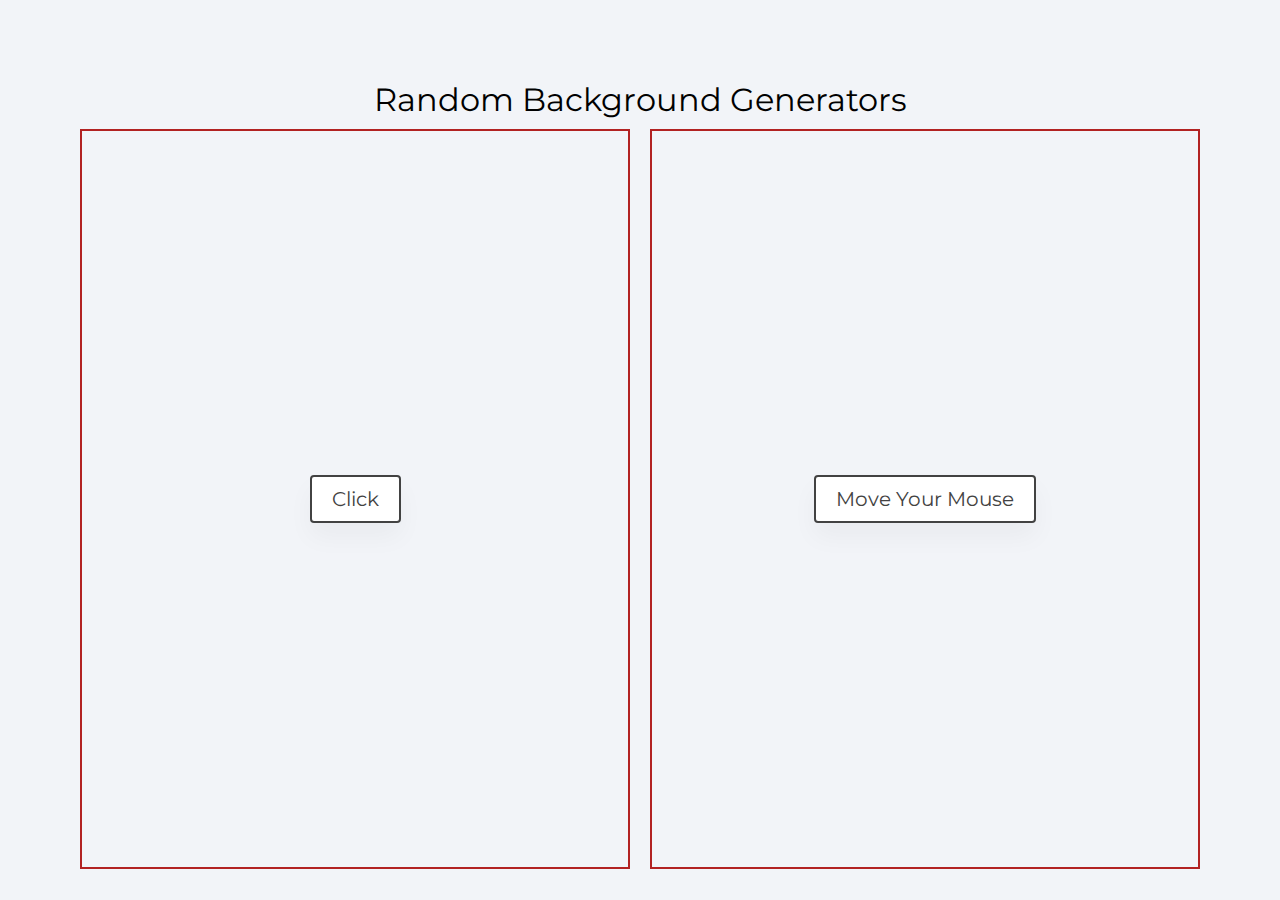
<file: block-BJaaek/code/index.html>
<!DOCTYPE html>
<html lang="en">
  <head>
    <meta charset="UTF-8" />
    <meta name="viewport" content="width=device-width, initial-scale=1.0" />
    <title>
      Random Background Generator
    </title>
    <link
      href="https://fonts.googleapis.com/css2?family=Montserrat:wght@200;400&display=swap"
      rel="stylesheet"
    />
    <link rel="stylesheet" href="style.css" />
  </head>
  <body>
    <div class="container">
      <h1>Random Background Generators</h1>
      <div class="boxes">
        <div class="box first">
          <div class="text">
            <p class="banner">
              Click
            </p>
          </div>
        </div>
        <div class="box second">
          <div class="text">
            <p class="banner">
              Move Your Mouse
            </p>
          </div>
        </div>
      </div>
    </div>
    <script src="./script.js"></script>
  </body>
</html>
</file>
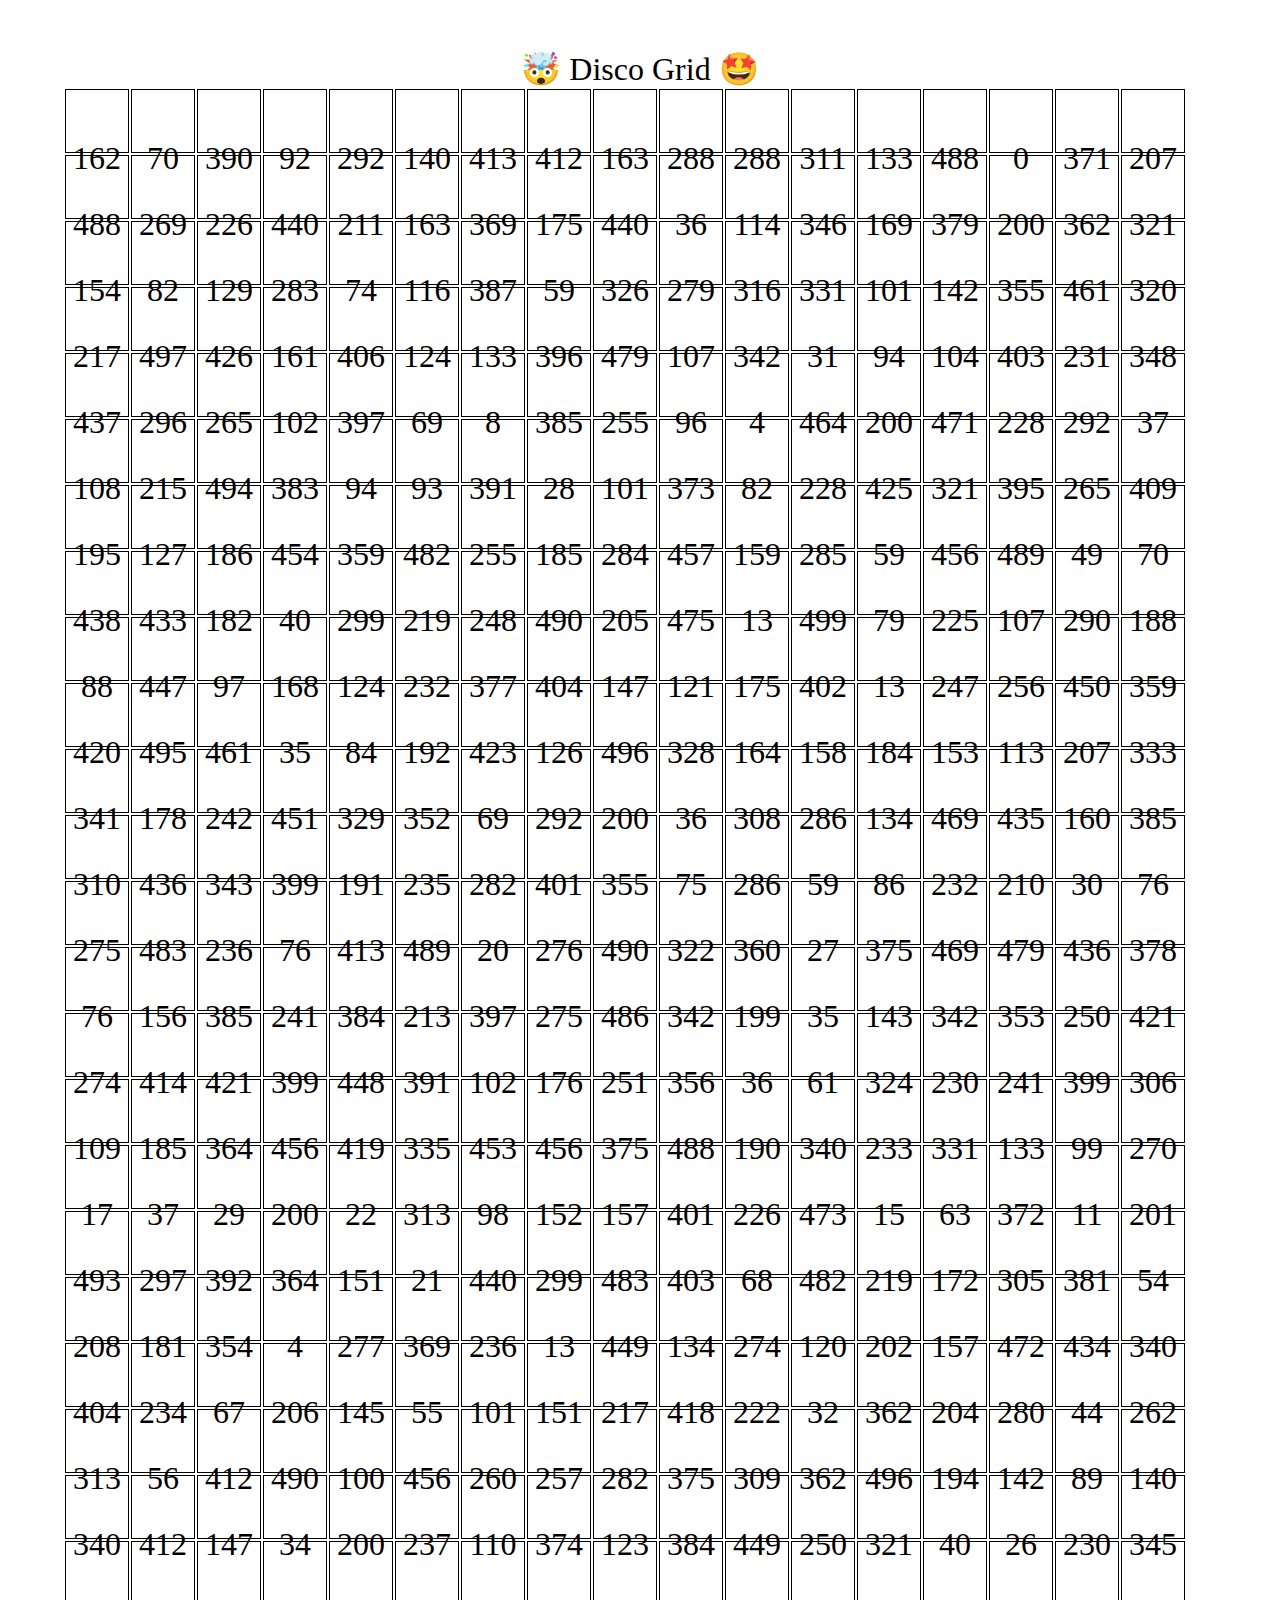
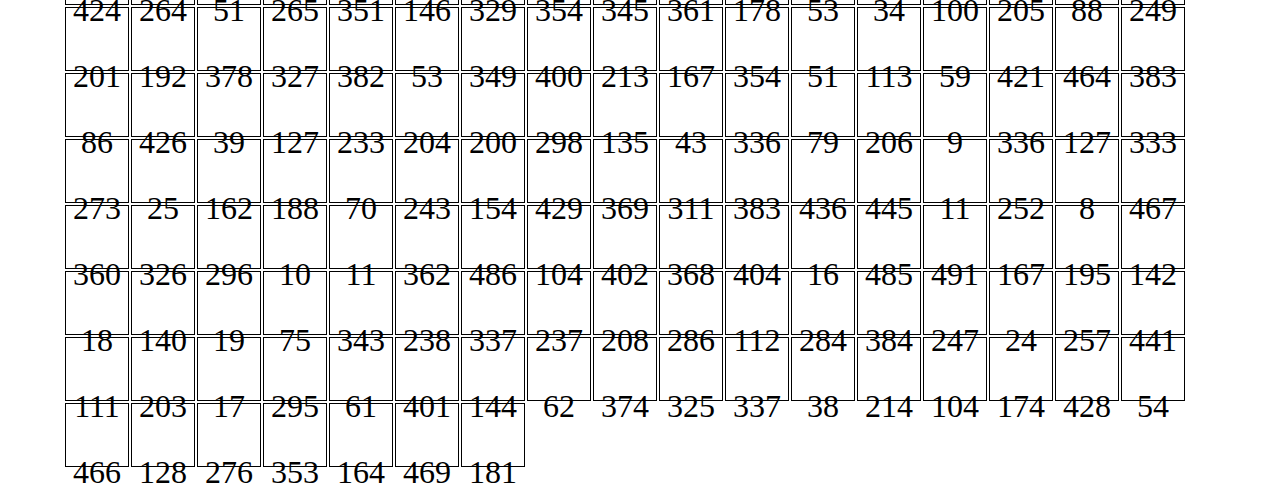
<file: block-BJaael/code/index.html>
<!DOCTYPE html>
<html lang="en">
  <head>
    <meta charset="UTF-8" />
    <meta name="viewport" content="width=device-width, initial-scale=1.0" />
    <title>🤯 Disco Grid 🤩</title>
    <link
      href="https://fonts.googleapis.com/css2?family=Montserrat:wght@200;400&display=swap"
      rel="stylesheet"
    />
    <link rel="stylesheet" href="style.css" />
  </head>
  <body>
    <h1 class="heading">🤯 Disco Grid 🤩</h1>
    <div class="allbox">
    </div>

    <script src="./script.js"></script>
  </body>
</html>
</file>
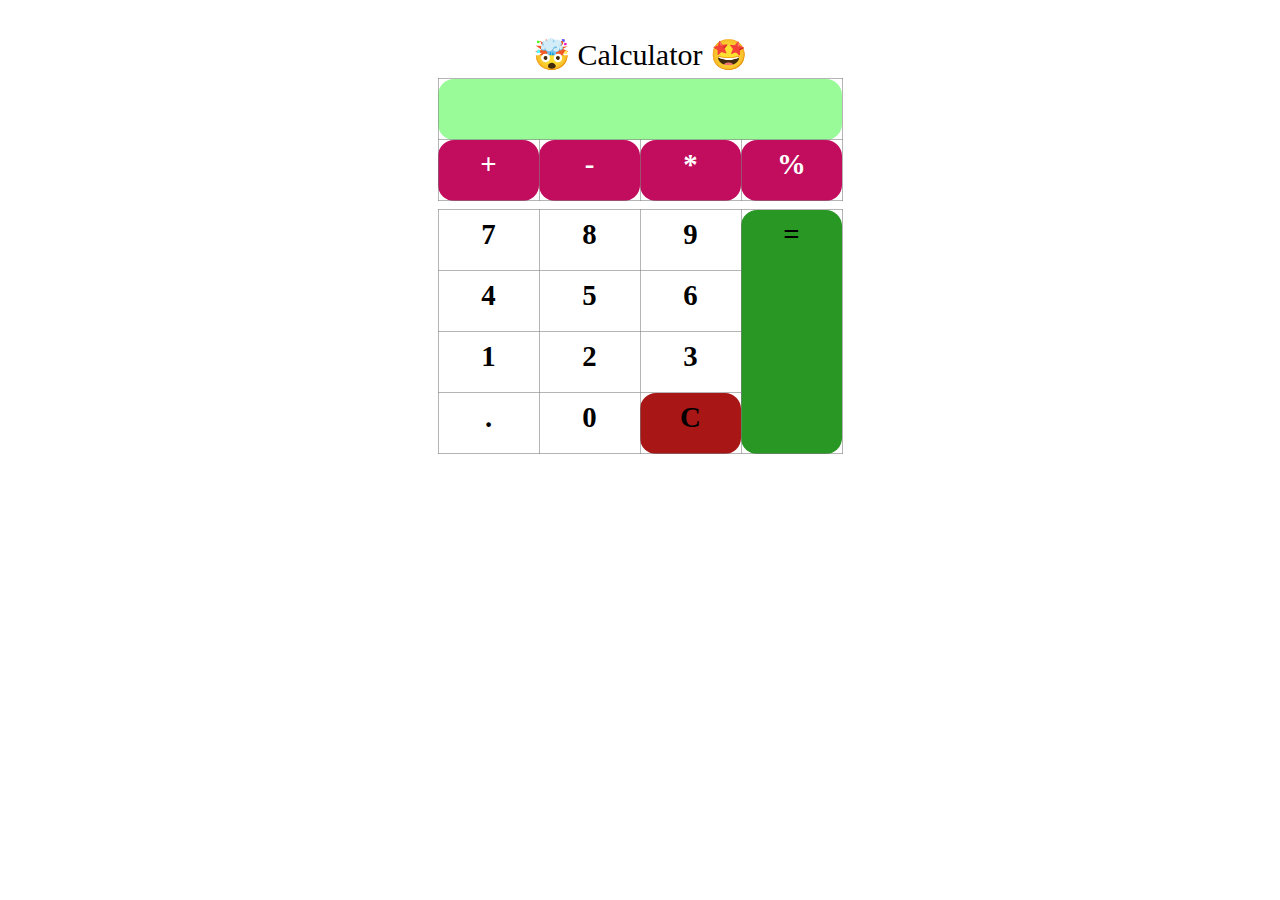
<file: block-BJaaeo/code/index.html>
<!DOCTYPE html>
<html lang="en">
  <head>
    <meta charset="UTF-8" />
    <meta name="viewport" content="width=device-width, initial-scale=1.0" />
    <title>Calculator</title>
    <link
      href="https://fonts.googleapis.com/css2?family=Montserrat:wght@200;400&display=swap"
      rel="stylesheet"
    />
    <link rel="stylesheet" href="style.css" />
  </head>
  <body>
    <h1>🤯 Calculator 🤩</h1>
    <main>
      <section>
        <div class="calculator">
          <div class="numbers">
            <table>
              <tr>
                <td class="display" id="display" colspan="4"></td>
              </tr>
              <tr>
                <td class="number operation" id="addition">+</td>
                <td class="number operation" id="substraction">-</td>
                <td class="number operation" id="multiple">*</td>
                <td class="number operation" id="divisible">%</td>
              </tr>
            </table>

            <table>
              <tr class="allNumbers">
                <td class="number">7</td>
                <td class="number">8</td>
                <td class="number">9</td>
                <td class="number equal" rowspan="4">=</td>
              </tr>

              <tr class="allNumbers">
                <td class="number">4</td>
                <td class="number">5</td>
                <td class="number">6</td>
              </tr>

              <tr class="allNumbers">
                <td class="number">1</td>
                <td class="number">2</td>
                <td class="number">3</td>
              </tr>

              <tr>
                <td class="dot number">.</td>
                <td class="zero number">0</td>
                <td class="clear number">C</td>
              </tr>
            </table>
          </div>
        </div>
      </section>
    </main>
    <script src="./script.js"></script>
  </body>
</html>
</file>
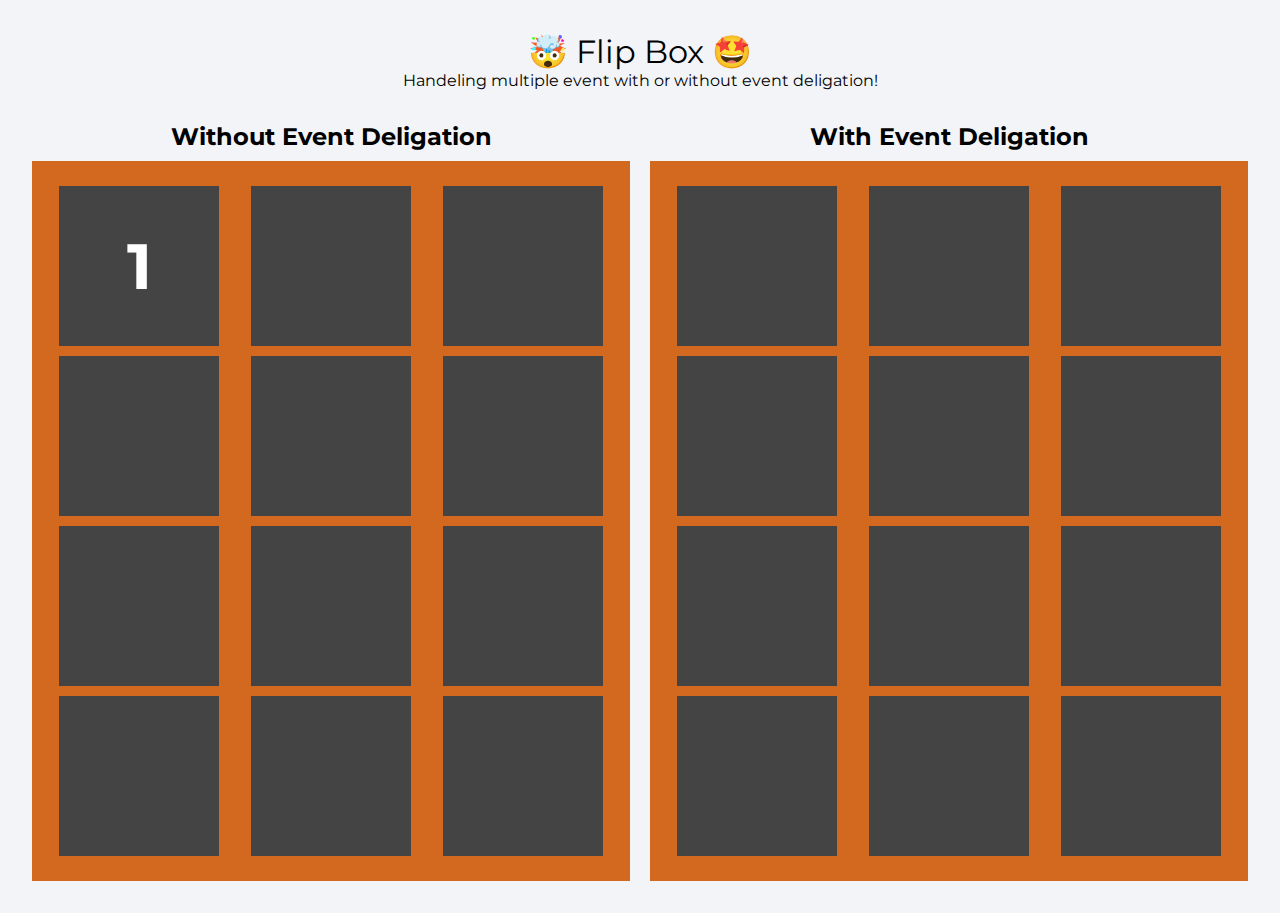
<file: block-BJaaep/code/index.html>
<!DOCTYPE html>
<html lang="en">
  <head>
    <meta charset="UTF-8" />
    <meta name="viewport" content="width=device-width, initial-scale=1.0" />
    <title>Flip Box</title>
    <link
      href="https://fonts.googleapis.com/css2?family=Montserrat:wght@200;400&display=swap"
      rel="stylesheet"
    />
    <link rel="stylesheet" href="style.css" />
  </head>
  <body>
    <h1 class="heading">🤯 Flip Box 🤩</h1>
    <p>Handeling multiple event with or without event deligation!</p>
    <div class="container">
      <div class="wrapper">
        <h2>Without Event Deligation</h2>
        <ul class="boxes">
          <li class="box">1</li>
          <li class="box"></li>
          <li class="box"></li>
          <li class="box"></li>
          <li class="box"></li>
          <li class="box"></li>
          <li class="box"></li>
          <li class="box"></li>
          <li class="box"></li>
          <li class="box"></li>
          <li class="box"></li>
          <li class="box"></li>
        </ul>
      </div>
      <div class="wrapper">
        <h2>With Event Deligation</h2>
        <ul class="boxes">
          <li class="box"></li>
          <li class="box"></li>
          <li class="box"></li>
          <li class="box"></li>
          <li class="box"></li>
          <li class="box"></li>
          <li class="box"></li>
          <li class="box"></li>
          <li class="box"></li>
          <li class="box"></li>
          <li class="box"></li>
          <li class="box"></li>
        </ul>
      </div>
    </div>
    <script src="./script.js"></script>
  </body>
</html>
</file>
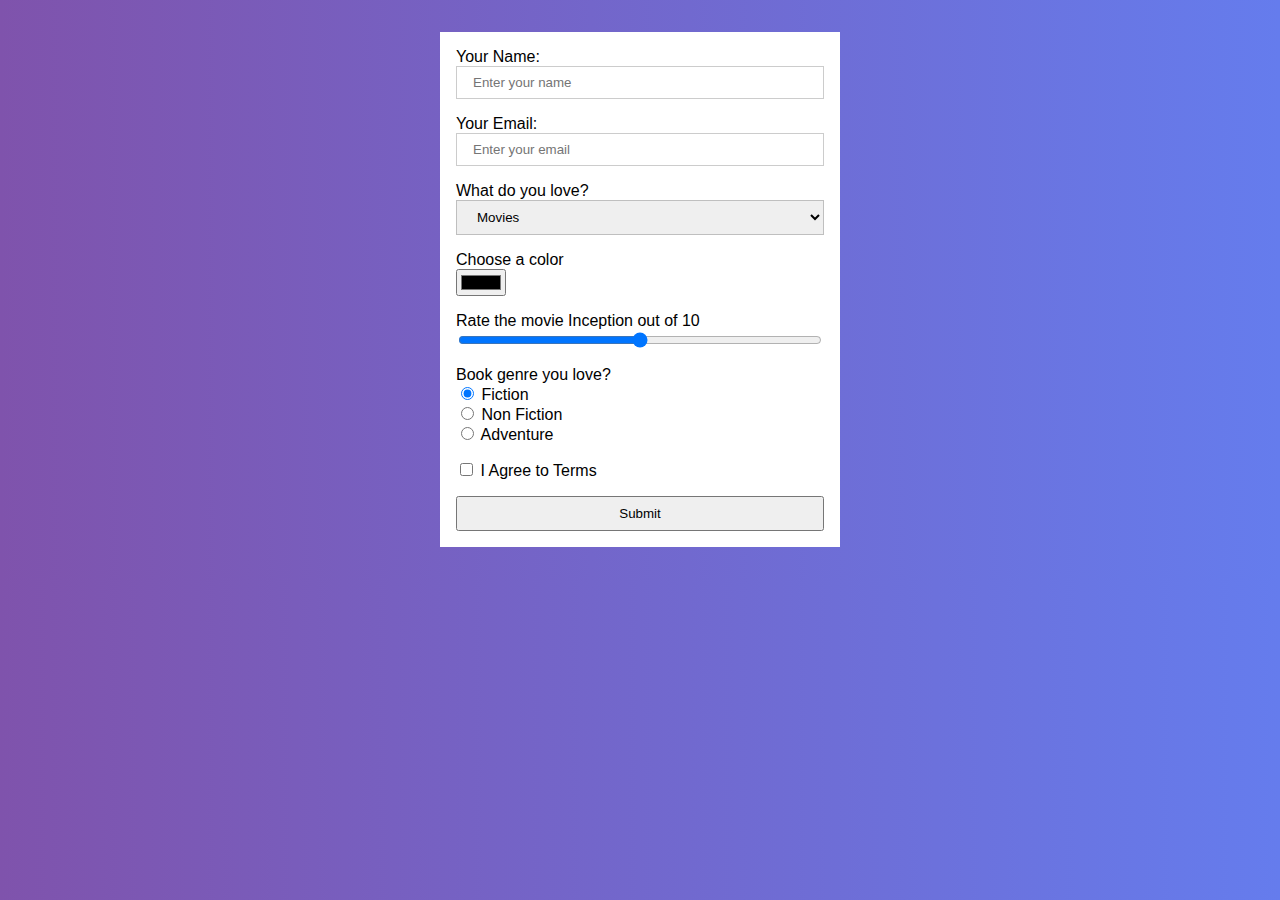
<file: block-BJaaer/code/index.html>
<!DOCTYPE html>
<html lang="en">
  <head>
    <meta charset="UTF-8" />
    <meta name="viewport" content="width=device-width, initial-scale=1.0" />
    <link rel="stylesheet" href="style.css" />
    <title> Handeling Forms 👇</title>
  </head>
  <body>
    <div>
      <form class="container">
        <div class="form-control">
          <label for="name">Your Name:</label>
          <input
            id="name"
            type="text"
            name="text"
            placeholder="Enter your name"
          />
        </div>
        <div class="form-control">
          <label for="email">Your Email:</label>
          <input
            id="email"
            type="text"
            name="email"
            placeholder="Enter your email"
          />
        </div>
        <div class="form-control">
          <label for="movies">What do you love?</label>
          <select id="gender" name="gender">
            <option value="movies">Movies</option>
            <option value="series">Series</option>
            <option value="others">Others</option>
          </select>
        </div>

        <div class="form-control">
          <label for="color">Choose a color</label>
          <input
            id="color"
            type="color"
            name="email"
            placeholder="Enter your email"
          />
        </div>
        <div class="form-control">
          <label for="range"> Rate the movie Inception out of 10 </label>
          <input
            id="range"
            type="range"
            max="10"
            step="1"
            name="email"
            placeholder="Enter your email"
          />
        </div>
        <div class="form-control">
          <label>Book genre you love?</label>

          <div>
            <input
              type="radio"
              id="fiction"
              name="drone"
              value="fiction"
              checked
            />
            <label for="fiction">Fiction</label>
          </div>

          <div>
            <input
              type="radio"
              id="non-fiction"
              name="drone"
              value="non-fiction"
            />
            <label for="non-fiction">Non Fiction</label>
          </div>

          <div>
            <input type="radio" id="adventure" name="drone" value="adventure" />
            <label for="adventure">Adventure</label>
          </div>
        </div>
        <div class="form-control terms">
          <input type="checkbox" id="terms" name="terms" />
          <label for="terms">I Agree to Terms</label>
        </div>
        <button type="submit">Submit</button>
      </form>
    </div>
    <script src="./script.js"></script>
  </body>
</html>
</file>
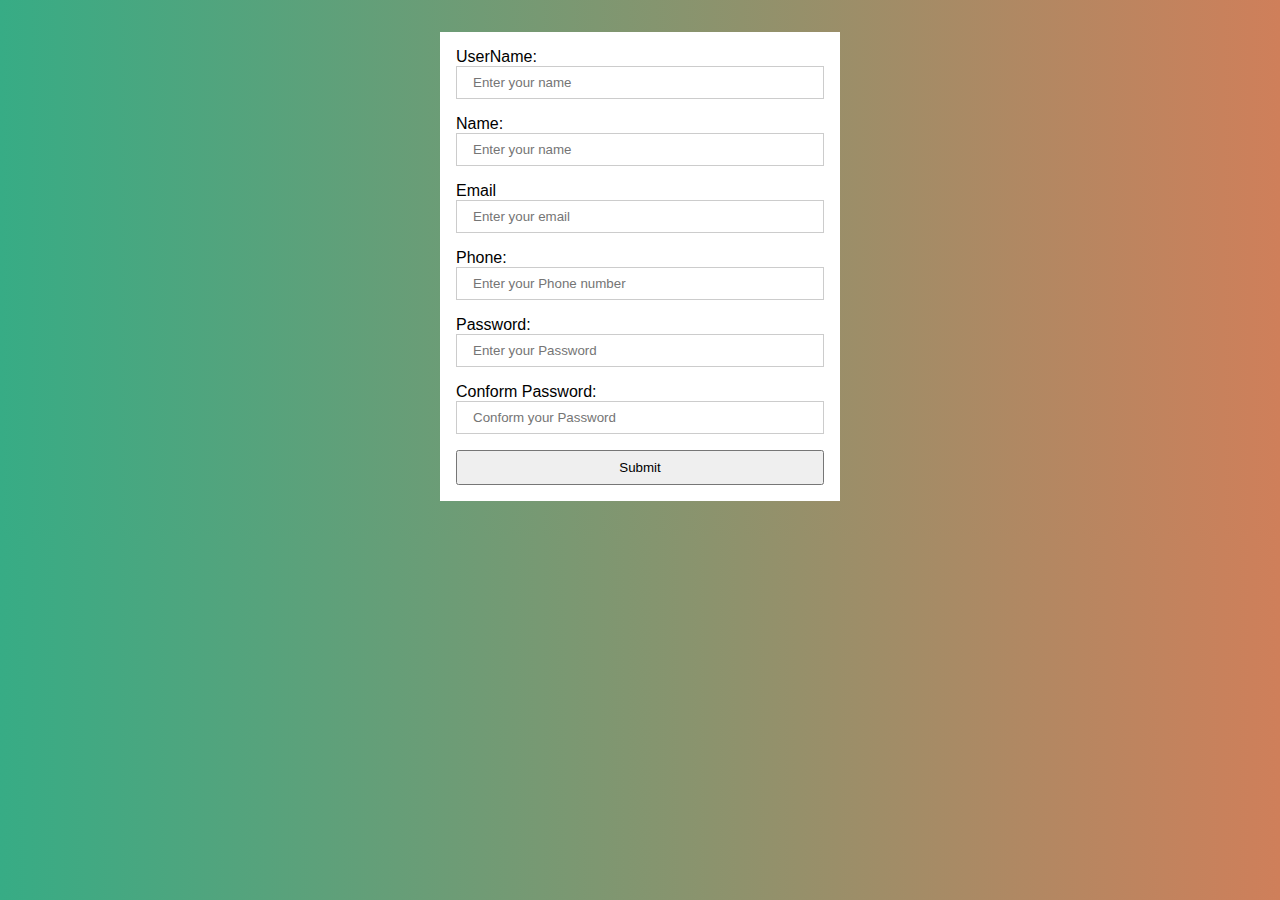
<file: block-BJaaes/code/index.html>
<!DOCTYPE html>
<html lang="en">
  <head>
    <meta charset="UTF-8" />
    <meta name="viewport" content="width=device-width, initial-scale=1.0" />
    <link rel="stylesheet" href="style.css" />
    <title>Form Validation 👇</title>
  </head>
  <body>
    <main>
      <form class="container">
        <div class="form-control">
          <label for="name">UserName:</label>
          <input
            id="username"
            type="text"
            name="Username"
            placeholder="Enter your name"
          />
          <small></small>
        </div>
        <form class="container">
          <div class="form-control">
            <label for="name">Name:</label>
            <input
              id="name"
              type="text"
              name="name"
              placeholder="Enter your name"
            />
            <small></small>
          </div>
          <div class="form-control">
            <label for="email">Email</label>
            <input type="text" id="email" name="email" placeholder="Enter your email"/>
            <small></small>

          </div>
          <form class="container">
            <div class="form-control">
              <label for="Phone">Phone:</label>
              <input
                id="Phone"
                type="tel"
                name="number"
                placeholder="Enter your Phone number"
              />
              <small></small>
            </div>
  
            <form class="container">
              <div class="form-control">
                <label for="Password">Password:</label>
                <input
                  id="Password"
                  type="password"
                  name="Password"
                  placeholder="Enter your Password"
                />
                <small></small>
              </div>

              <form class="container">
                <div class="form-control">
                  <label for="Phone">Conform Password:</label>
                  <input
                    id="Conform"
                    type="password"
                    name="Conform"
                    placeholder="Conform your Password"
                  />
                  <small></small>
                </div>
    <button type="submit">Submit</button>
      </form>
    </main>
    <script src="./script.js"></script>
  </body>
</html>
</file>
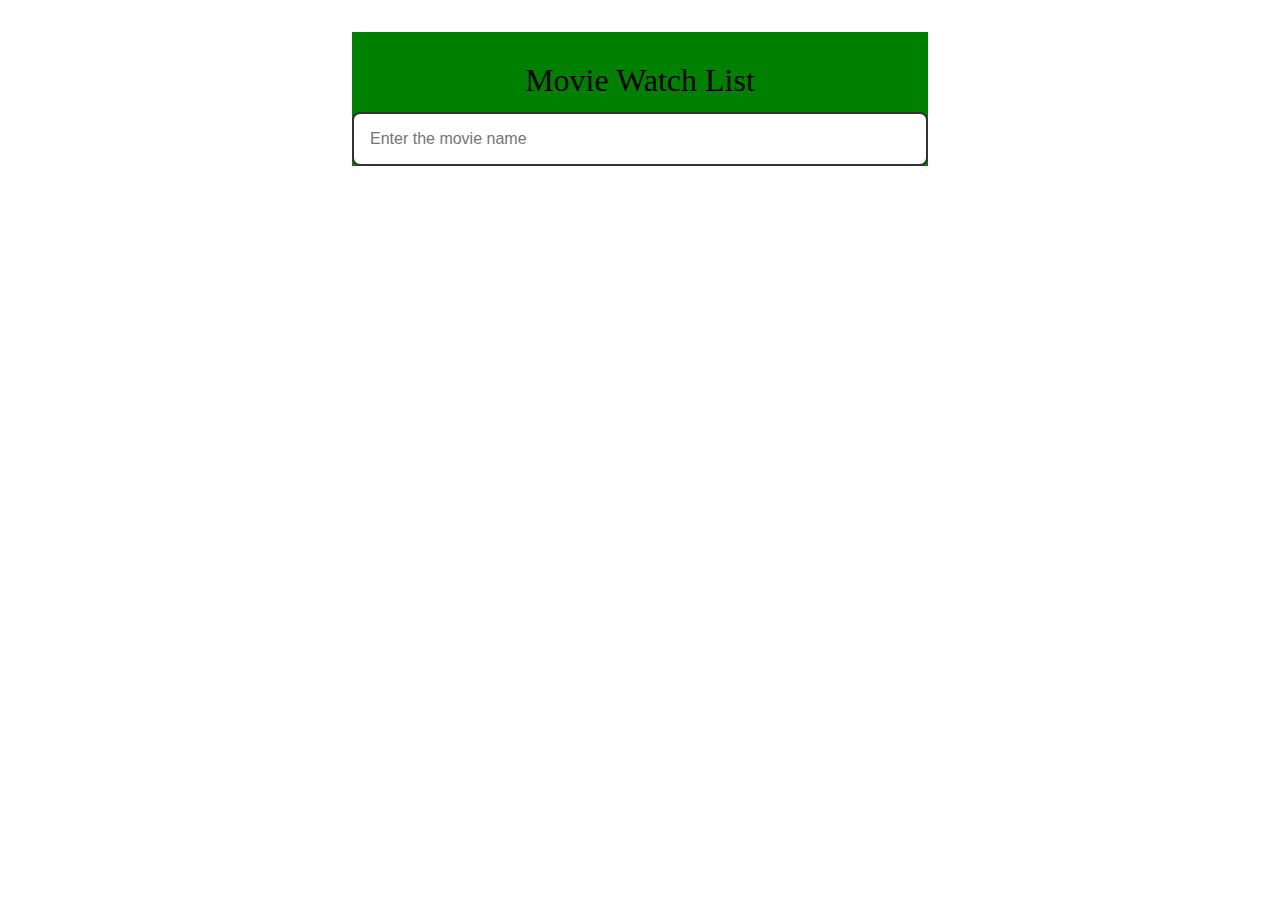
<file: block-BJaaet/code/index.html>
<!DOCTYPE html>
<html lang="en">
  <head>
    <meta charset="UTF-8" />
    <meta name="viewport" content="width=device-width, initial-scale=1.0" />
    <link rel="stylesheet" href="./style.css">
    <title>Movie Watch List</title>
  </head>
  <body>
    <main class="container">
      <form class="">
        <h1>Movie Watch List</h1>
        <input
          type="text"
          id="movieList"
          name="movie"
          placeholder="Enter the movie name"
        />
      </form>
      <div class="display"></div>
    </main>
    <script src="./script.js"></script>
  </body>
</html>
</file>
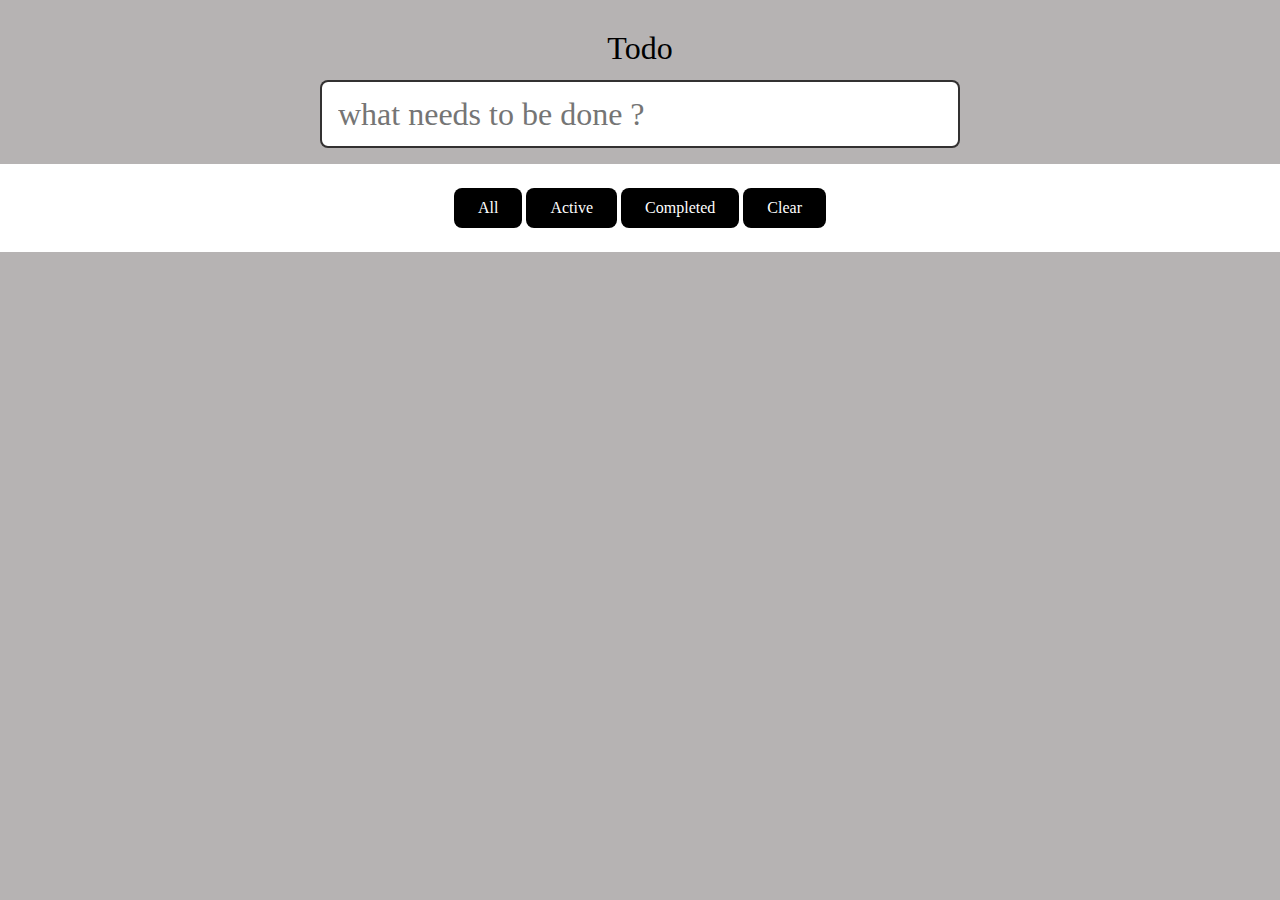
<file: block-BJaaez/code/index.html>
<!DOCTYPE html>
<html lang="en">
  <head>
    <meta charset="UTF-8" />
    <meta name="viewport" content="width=device-width, initial-scale=1.0" />
    <title>Chrome Extension</title>
    <link rel="stylesheet" href="style.css" />
  </head>
  <body>
    <main class="container">
      <div>
        <h1>Todo</h1>
        <input
          type="text"
          id="text"
          name="todo"
          placeholder="what needs to be done ?"
        />

        <footer>
          <button class="all">All</button>
          <button class="Active">Active</button>
          <button class="completed">Completed</button>
          <button class="clear">Clear</button>
        </footer>
      </div>
     
    </main>
    <script src="./script.js"></script>
  </body>
</html>
</file>
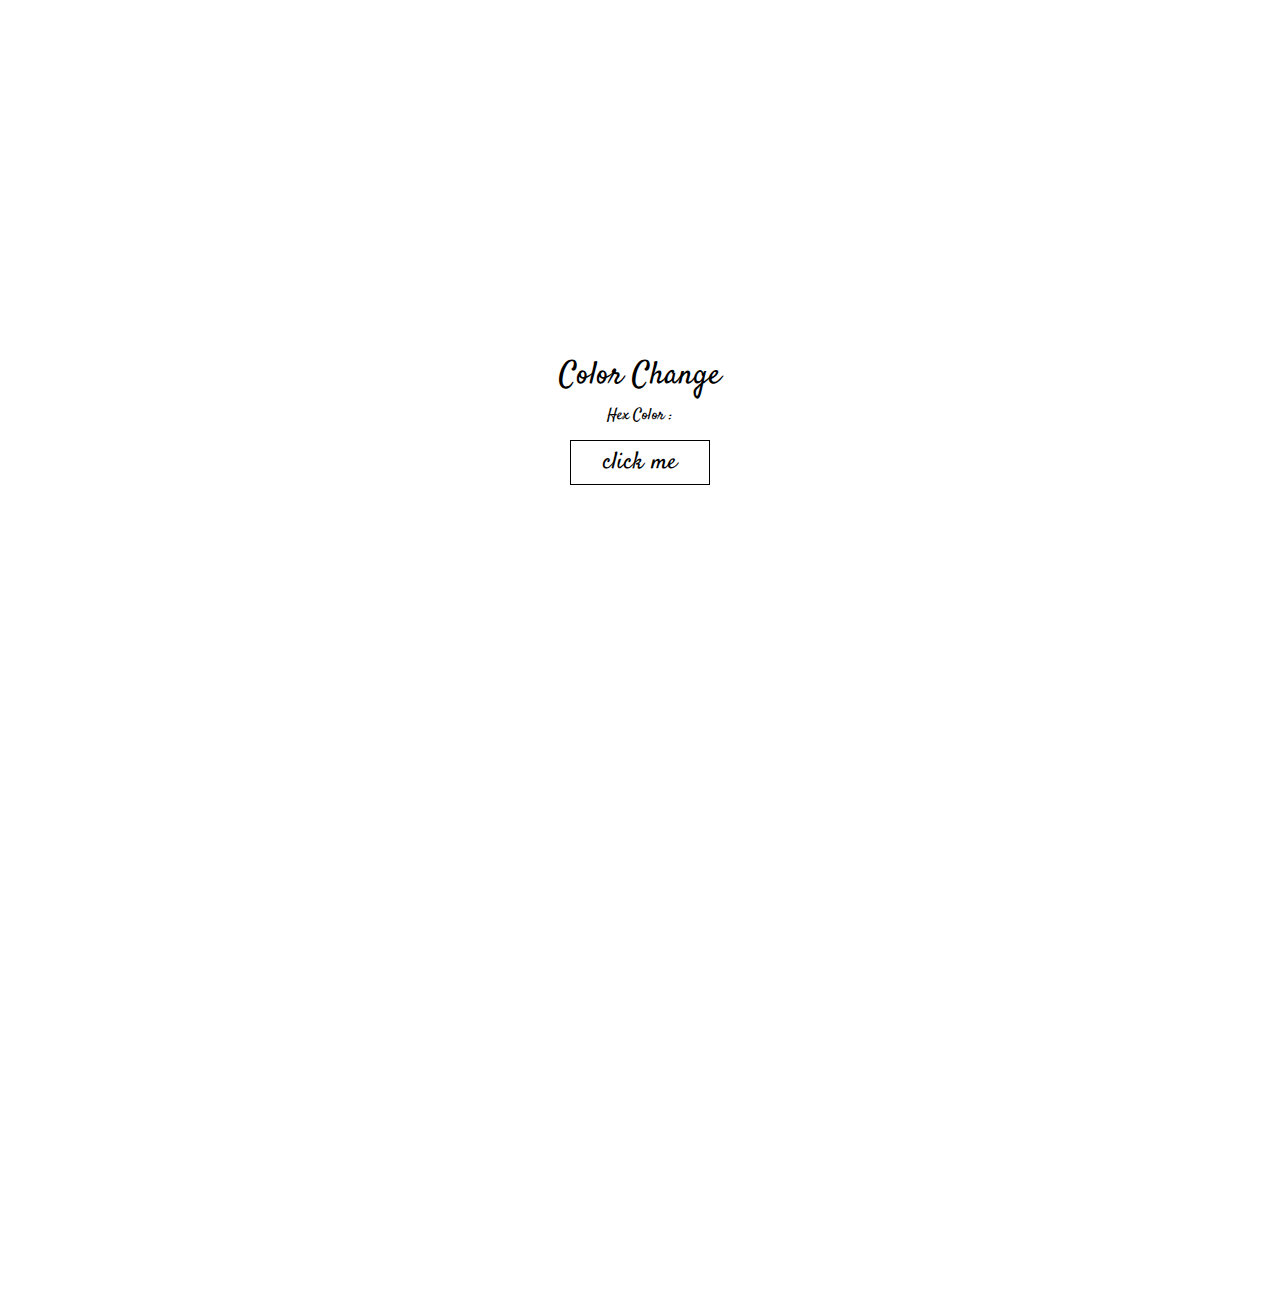
<file: block-BJaafa/code/index.html>
<!DOCTYPE html>
<html lang="en">
  <head>
    <meta charset="UTF-8" />
    <meta name="viewport" content="width=device-width, initial-scale=1.0" />
    <title>Chrome Extension</title>
    <link rel="stylesheet" href="style.css" />
    <link href="https://fonts.googleapis.com/css2?family=Satisfy&display=swap" rel="stylesheet">
  </head>
  </head>
  <body>
    <header><h1>Color Change</h1></header>
    <main>
      <div class="container">
        <div class=" max-height">
        
          <h2 class=text-uppercase>Hex Color :<span id="hex-value"></span></h2>
          <a href="#" id="btn" class="btn">click me</a>
  
        </div>
       </div>
    </main>
    <script src="./script.js"></script>
  </body>
</html>
</file>
<file: block-BJaaek/code/style.css>
html {
  box-sizing: border-box;
  font-size: 16px;
}

*,
*:before,
*:after {
  box-sizing: inherit;
}

body,
h1,
h2,
h3,
h4,
h5,
h6,
p,
ol,
ul {
  margin: 0;
  padding: 0;
  font-weight: normal;
}

ol,
ul {
  list-style: none;
}

img {
  max-width: 100%;
  height: auto;
}

body {
  background: #f2f4f8;
  height: 100%;
  font-family: "Montserrat", sans-serif;
  width: 100vw;
  height: 100vh;
}

.container {
  text-align: center;
  height: 100%;
  max-width: 1280px;
  padding: 5rem;
  margin: 0 auto;
}
h1 {
  padding-bottom: 10px;
}

.banner {
  display: inline-block;
  color: #424242;
  font-size: 20px;
  text-decoration: none;
  text-align: center;
  margin: 20px auto;
  padding: 10px 20px;
  background: white;
  border-radius: 4px;
  min-width: 24px;
  font-size: 20px;
  box-shadow: 0 14px 26px rgba(0, 0, 0, 0.04);
  border: 2px solid;
}

.boxes {
  display: flex;
  justify-content: center;
  align-items: center;
  width: 100%;
  height: 100%;
}
.box {
  border: 2px solid firebrick;
  height: 100%;
  width: 50%;
}
.text {
  height: 100%;
  display: flex;
  justify-content: center;
  align-items: center;
}

.first {
  margin-right: 20px;
}
</file>
<file: block-BJaael/code/style.css>
html {
  box-sizing: border-box;
  font-size: 16px;
}

*,
*:before,
*:after {
  box-sizing: inherit;
}

body,
h1,
h2,
h3,
h4,
h5,
h6,
p,
ol,
ul {
  margin: 0;
  padding: 0;
  font-weight: normal;
}

ol,
ul {
  list-style: none;
}

img {
  max-width: 100%;
  height: auto;
}

h1{
  text-align: center;
  font-size: 2rem;
  padding-top: 50px;
  }
  .allbox{
    width: 90%;
    margin: 0 auto;
    display: flex;
    flex-wrap: wrap;
    
  }
  .box{
    width: 4rem;
    height: 4rem;
    border: 1px solid black;
    margin: 1px;
  }
</file>
<file: block-BJaaep/code/style.css>
html {
  box-sizing: border-box;
  font-size: 16px;
}

*,
*:before,
*:after {
  box-sizing: inherit;
}

body,
h1,
h2,
h3,
h4,
h5,
h6,
p,
ol,
ul {
  margin: 0;
  padding: 0;
  font-weight: normal;
}

ol,
ul {
  list-style: none;
}

img {
  max-width: 100%;
  height: auto;
}

body {
  background: #f2f4f8;
  font-family: 'Montserrat', sans-serif;
  text-align: center;
}

.container {
  text-align: center;
  max-width: 1280px;
  padding: 2rem;
  margin: 0 auto;
  display: flex;
}

.banner {
  display: inline-block;
  color: #424242;
  font-size: 20px;
  text-decoration: none;
  text-align: center;
  margin: 20px auto;
  padding: 10px 20px;
  background: white;
  border-radius: 4px;
  min-width: 24px;
  font-size: 20px;
  box-shadow: 0 14px 26px rgba(0, 0, 0, 0.04);
  border: 2px solid;
}
.wrapper {
  max-width: 50%;
  margin: 0 auto;
}

.boxes {
  display: flex;
  flex-wrap: wrap;
  justify-content: space-evenly;
  background-color: chocolate;
  color: #444;
  padding: 20px 0;
}

.wrapper:first-child {
  margin-right: 20px;
}

.box {
  margin: 5px;
  background-color: #444;
  background-size: contain;
  background-repeat: no-repeat;
  background-position: center center;
  height: 160px;
  width: 160px;
  display: flex;
  justify-content: center;
  align-items: center;
  font-size: 4rem;
  font-weight: bold;
  color: white;
  cursor: pointer;
}
.text {
  height: 100%;
  display: flex;
  justify-content: center;
  align-items: center;
}

.first {
  margin-right: 20px;
}

h2 {
  font-weight: bolder;
  padding-bottom: 10px;
}

.heading {
  text-align: center;
  margin-top: 2rem;
}
</file>
<file: block-BJaaeo/code/style.css>
/* http://meyerweb.com/eric/tools/css/reset/ 
   v2.0 | 20110126
   License: none (public domain)
*/

html, body, div, span, applet, object, iframe,
h1, h2, h3, h4, h5, h6, p, blockquote, pre,
a, abbr, acronym, address, big, cite, code,
del, dfn, em, img, ins, kbd, q, s, samp,
small, strike, strong, sub, sup, tt, var,
b, u, i, center,
dl, dt, dd, ol, ul, li,
fieldset, form, label, legend,
table, caption, tbody, tfoot, thead, tr, th, td,
article, aside, canvas, details, embed, 
figure, figcaption, footer, header, hgroup, 
menu, nav, output, ruby, section, summary,
time, mark, audio, video {
	margin: 0;
	padding: 0;
	border: 0;
	font-size: 100%;
	font: inherit;
	vertical-align: baseline;
}
/* HTML5 display-role reset for older browsers */
article, aside, details, figcaption, figure, 
footer, header, hgroup, menu, nav, section {
	display: block;
}
body {
	line-height: 1;
}
ol, ul {
	list-style: none;
}
blockquote, q {
	quotes: none;
}
blockquote:before, blockquote:after,
q:before, q:after {
	content: '';
	content: none;
}
table {
	border-collapse: collapse;
	border-spacing: 0;
}

body{
    font-family: 'Dancing Script', cursive;
}
h1{
    text-align: center;
    padding-top: 40px;
    font-size: 30px;
}
td{
    border: 1px solid rgba(128, 128, 128, 0.582);
    padding: 10px;
    text-align: center;
    width: 80px;
    height: 40px;
    font-size: 1.8rem;
    font-weight: 900;
    border-radius: 1rem;
    cursor: pointer;
}

.operation{
    color: white;
    background-color: rgb(194, 12, 94);
    border-radius: 1rem;
}
.equal{
    border-radius: 1rem;
    font-weight: 900;
    background-color: rgb(40, 151, 36);
}

 .input{
    height: 40px;
    margin-bottom: 2rems;
    border-radius: 1rem;
    text-align: right;
    color: white;
    
}
table{
    margin: auto;
    margin-top: 0.5rem;
}
.clear{
    background: rgb(168, 22, 22);
}
.display{
    text-align: right;
    background-color:palegreen;
    color: white;
}
</file>
<file: block-BJaaer/code/style.css>
/* CSS Reset */

html {
  box-sizing: border-box;
  font-size: 16px;
}

*,
*:before,
*:after {
  box-sizing: inherit;
}

body,
h1,
h2,
h3,
h4,
h5,
h6,
p,
ol,
ul {
  margin: 0;
  padding: 0;
  font-weight: normal;
}

ol,
ul {
  list-style: none;
}

img {
  max-width: 100%;
  height: auto;
}

/* Main CSS */

body {
  font-family: -apple-system, BlinkMacSystemFont, 'Segoe UI', Roboto, Oxygen,
    Ubuntu, Cantarell, 'Open Sans', 'Helvetica Neue', sans-serif;
  background: linear-gradient(to right, #7f53ac 0, #657ced 100%);
}
* {
  box-sizing: border-box;
}

button {
  padding: 0.5rem;
}

body {
  margin-top: 2rem;
}

input[type='text'] {
  padding: 0.5rem 1rem;
  border: none;
  border: 1px solid rgba(0, 0, 0, 0.2);
}
select {
  padding: 0.5rem 1rem;
  border: none;
  border: 1px solid rgba(0, 0, 0, 0.2);
}

.container {
  max-width: 400px;
  margin: 2rem auto;
  background: white;
  padding: 1rem;
  display: flex;
  flex-direction: column;
  gap: 1rem;
}

p {
  padding-top: 1rem;
}

.form-control {
  width: 100%;
  display: flex;
  flex-direction: column;
}
input[type='text'] {
  width: 100%;
}
.terms {
  display: inline-block;
}
.main-div{
  position: absolute;
  top: 0;
  background-color: rgba(24, 23, 22);
  padding: 2rem 10rem; 
  line-height: 3;
  left: 30%;
  transition: all 0.5s ease;
  animation: box 0.5s linear ;
  z-index: 999;
  color: white;
}
@keyframes box {
  from{
    opacity: 0%;
  }
  to{
    opacity: 100%;
  }
}
h2{
  color:white;
}
.icon{
  position: absolute;
  right: 3rem;
}
.cross{
  position: absolute;
  right: 100px;
  top: 20px;
}
</file>
<file: block-BJaaes/code/style.css>
/* CSS Reset */

html {
  box-sizing: border-box;
  font-size: 16px;
}

*,
*:before,
*:after {
  box-sizing: inherit;
}

body,
h1,
h2,
h3,
h4,
h5,
h6,
p,
ol,
ul {
  margin: 0;
  padding: 0;
  font-weight: normal;
}

ol,
ul {
  list-style: none;
}

img {
  max-width: 100%;
  height: auto;
}

body {
  font-family: -apple-system, BlinkMacSystemFont, 'Segoe UI', Roboto, Oxygen,
    Ubuntu, Cantarell, 'Open Sans', 'Helvetica Neue', sans-serif;
  background: linear-gradient(to right, #37ac85 0, #cf7f5a 100%);
}
* {
  box-sizing: border-box;
}
button {
  padding: 0.5rem;
}

.container {
  max-width: 400px;
  margin: 2rem auto;
  background: white;
  padding: 1rem;
  display: flex;
  flex-direction: column;
  gap: 1rem;
}
input[type='text'] {
  padding: 0.5rem 1rem;
  border: none;
  border: 1px solid rgba(0, 0, 0, 0.2);
}
input[type='password'],input[type ='email'] {
  padding: 0.5rem 1rem;
  border: none;
  border: 1px solid rgba(0, 0, 0, 0.2);
}
input[type='tel'] {
  padding: 0.5rem 1rem;
  border: none;
  border: 1px solid rgba(0, 0, 0, 0.2);
}
.form-control {
  width: 100%;
  display: flex;
  flex-direction: column;
}
</file>
<file: block-BJaaet/code/style.css>
/* http://meyerweb.com/eric/tools/css/reset/ 
   v2.0 | 20110126
   License: none (public domain)
*/

html,
body,
div,
span,
applet,
object,
iframe,
h1,
h2,
h3,
h4,
h5,
h6,
p,
blockquote,
pre,
a,
abbr,
acronym,
address,
big,
cite,
code,
del,
dfn,
em,
img,
ins,
kbd,
q,
s,
samp,
small,
strike,
strong,
sub,
sup,
tt,
var,
b,
u,
i,
center,
dl,
dt,
dd,
ol,
ul,
li,
fieldset,
form,
label,
legend,
table,
caption,
tbody,
tfoot,
thead,
tr,
th,
td,
article,
aside,
canvas,
details,
embed,
figure,
figcaption,
footer,
header,
hgroup,
menu,
nav,
output,
ruby,
section,
summary,
time,
mark,
audio,
video {
  margin: 0;
  padding: 0;
  border: 0;
  font-size: 100%;
  font: inherit;
  vertical-align: baseline;
}
/* HTML5 display-role reset for older browsers */
article,
aside,
details,
figcaption,
figure,
footer,
header,
hgroup,
menu,
nav,
section {
  display: block;
}
body {
  line-height: 1;
}
ol,
ul {
  list-style: none;
}
blockquote,
q {
  quotes: none;
}
blockquote:before,
blockquote:after,
q:before,
q:after {
  content: "";
  content: none;
}
table {
  border-collapse: collapse;
  border-spacing: 0;
}
/* custum css*/
*,
*::after,
*::before {
  box-sizing: border-box;
}
body {
  font-size: 16px;
  font-family: "Staatliches", cursive;
}

.container {
  width: 45%;
  margin: 0 auto;
  margin-top: 2rem;
  background-color: green;
}
h1 {
  font-weight: 400;
  text-align: center;
  font-size: 2rem;
  padding-top: 2rem;
}
input[type="text"] {
  padding: 1rem 1rem;
  border: none;
  border: 2px solid rgba(29, 27, 27, 0.9);
  width: 100%;
  font-size: 1rem;
  border-radius: 0.5rem;
  color: black;
  background-color: white;
  margin-top: 1rem;
  
}
.insideDisplay {
  display: flex;
  margin-top: 2rem;
}

.checkbox:checked ~ .movieName {
  text-decoration: line-through;
}
</file>
<file: block-BJaaez/code/style.css>
/* http://meyerweb.com/eric/tools/css/reset/ 
   v2.0 | 20110126
   License: none (public domain)
*/

html, body, div, span, applet, object, iframe,
h1, h2, h3, h4, h5, h6, p, blockquote, pre,
a, abbr, acronym, address, big, cite, code,
del, dfn, em, img, ins, kbd, q, s, samp,
small, strike, strong, sub, sup, tt, var,
b, u, i, center,
dl, dt, dd, ol, ul, li,
fieldset, form, label, legend,
table, caption, tbody, tfoot, thead, tr, th, td,
article, aside, canvas, details, embed, 
figure, figcaption, footer, header, hgroup, 
menu, nav, output, ruby, section, summary,
time, mark, audio, video {
    margin: 0;
    padding: 0;
    border: 0;
    font-size: 100%;
    font: inherit;
    vertical-align: baseline;
}
/* HTML5 display-role reset for older browsers */
article, aside, details, figcaption, figure, 
footer, header, hgroup, menu, nav, section {
    display: block;
}
body {
    line-height: 1;
}
ol, ul {
    list-style: none;
}
blockquote, q {
    quotes: none;
}
blockquote:before, blockquote:after,
q:before, q:after {
    content: '';
    content: none;
}
table {
    border-collapse: collapse;
    border-spacing: 0;
}
/* custum css */
*,*::after,*::before{
    box-sizing: border-box;
}
body{
    font-size:16px;
    font-family: 'Satisfy', cursive;
    background-color: rgb(182, 179, 179);
}
.container{
    
    margin: 0 auto;
    text-align: center;
}
h1{
    font-size: 2rem;
    margin-top: 2rem;
}
/* .footer-sec{
    padding: 1rem 0rem;
} */
#text{
    width: 50%;
    height:2rem;
}
input[type='text'] {
    padding: 2rem 1rem;
    border: none;
    border: 2px solid rgba(29, 27, 27, 0.9);
    width: 100%;
    font-size: 2rem;
    border-radius: .5rem;
    color:black;
    background-color: white;
    margin-top: 1rem;
   font-family: 'Satisfy', cursive;
}

button{
    padding: .7rem 1.5rem;
    font-size:1rem;
    border-radius:.5rem;
    border: none;
    background-color: black;
    color: white;
    font-family: 'Satisfy', cursive;
    
}
footer{
    margin-top: 1rem;
    background-color: white;
    padding: 1.5rem;
}
.selected{
    background-color: white;
    border: 1px solid ;
    color: black ;

}
</file>
<file: block-BJaafa/code/style.css>
/* http://meyerweb.com/eric/tools/css/reset/ 
   v2.0 | 20110126
   License: none (public domain)
*/

html, body, div, span, applet, object, iframe,
h1, h2, h3, h4, h5, h6, p, blockquote, pre,
a, abbr, acronym, address, big, cite, code,
del, dfn, em, img, ins, kbd, q, s, samp,
small, strike, strong, sub, sup, tt, var,
b, u, i, center,
dl, dt, dd, ol, ul, li,
fieldset, form, label, legend,
table, caption, tbody, tfoot, thead, tr, th, td,
article, aside, canvas, details, embed, 
figure, figcaption, footer, header, hgroup, 
menu, nav, output, ruby, section, summary,
time, mark, audio, video {
    margin: 0;
    padding: 0;
    border: 0;
    font-size: 100%;
    font: inherit;
    vertical-align: baseline;
}
/* HTML5 display-role reset for older browsers */
article, aside, details, figcaption, figure, 
footer, header, hgroup, menu, nav, section {
    display: block;
}
body {
    line-height: 1;
}
ol, ul {
    list-style: none;
}
blockquote, q {
    quotes: none;
}
blockquote:before, blockquote:after,
q:before, q:after {
    content: '';
    content: none;
}
table {
    border-collapse: collapse;
    border-spacing: 0;
}
/* custum css */

body{
    font-size:16px;
    font-family: 'Satisfy', cursive;
}
.max-height{
    min-height: 100vh;
   }

  h1 ,.container{
       max-width: 80%;
       margin: 0 auto;
       text-align: center;
       
   }
   h1{
       padding-top: 40vh;
       font-size: 2rem;
       margin-bottom: 1rem;
   }
   .h2{
       margin-bottom: 2rem;
     
   }
   .btn{
       text-decoration: none;
       margin: 1rem 0;
       border: 1px solid ;
       padding: .6rem 2rem;
       display: inline-block;
       font-size: 1.5rem;
       color: black;

   }
</file>
